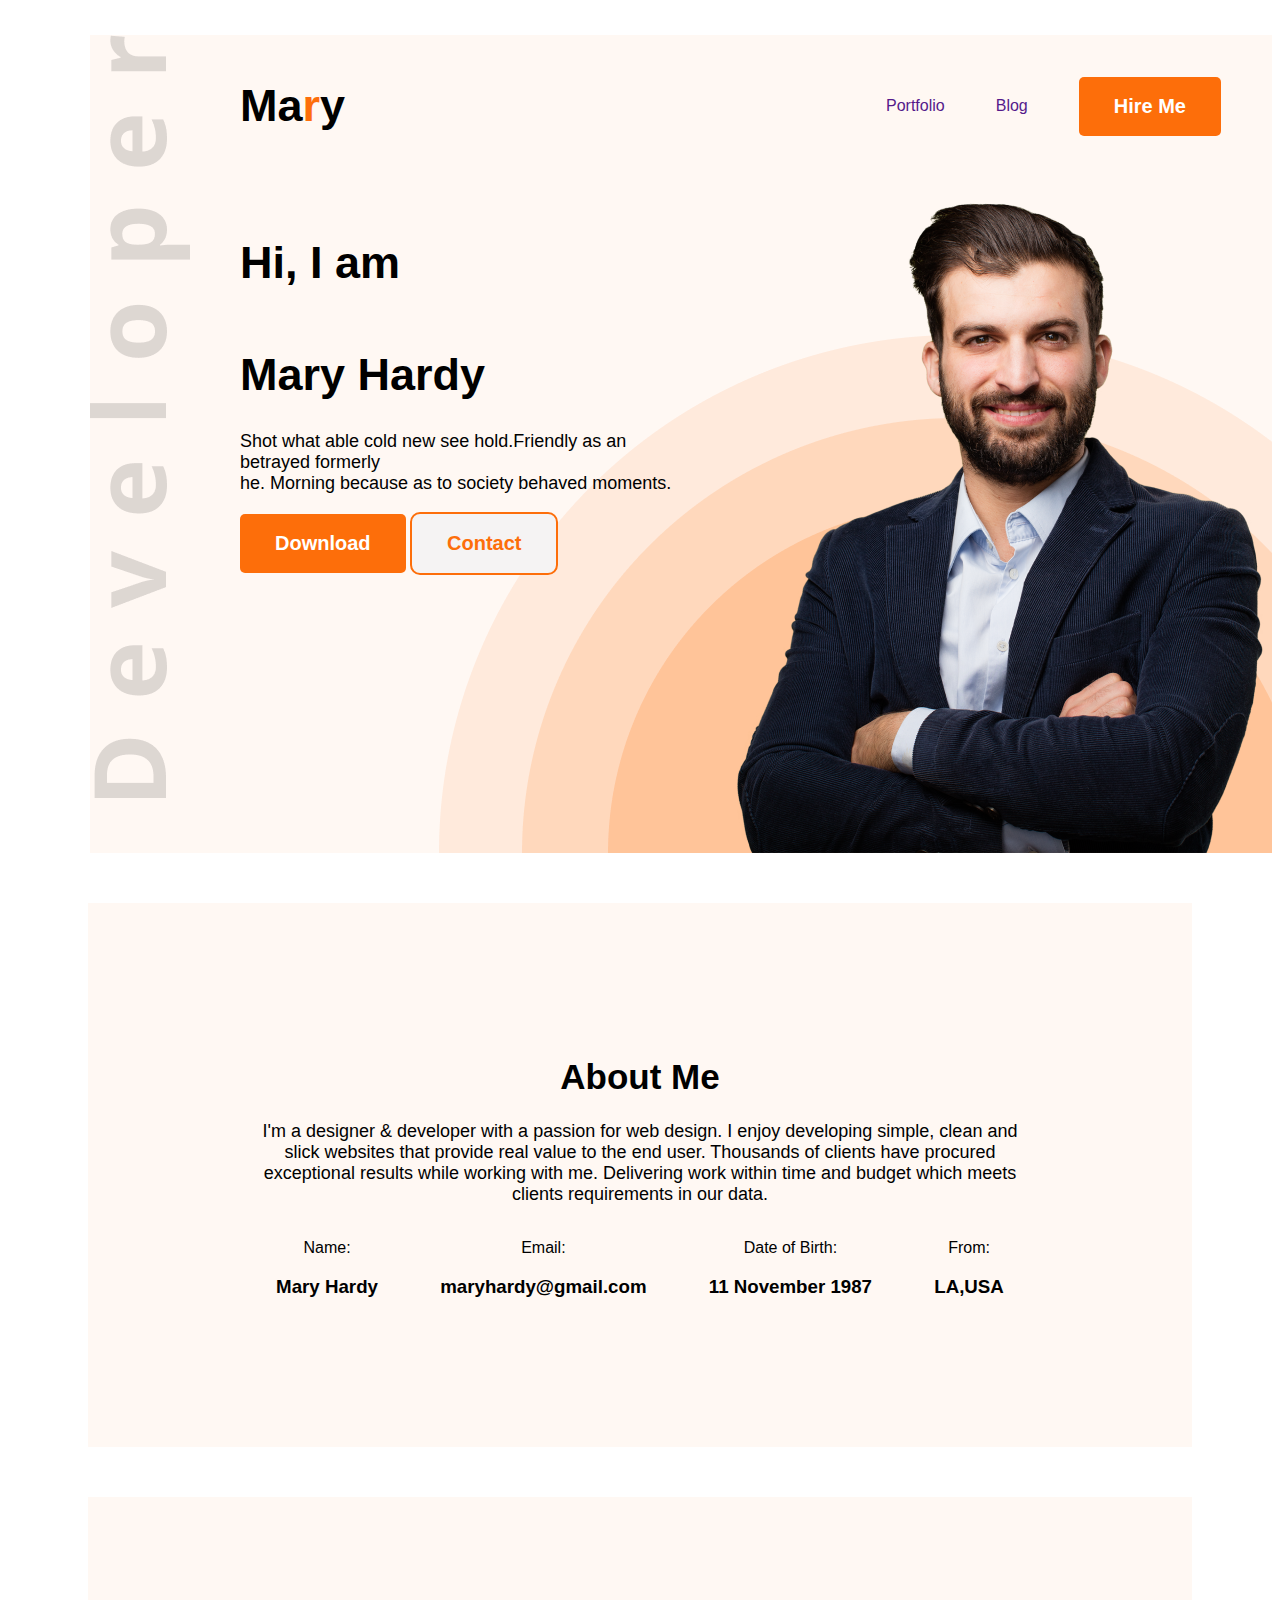
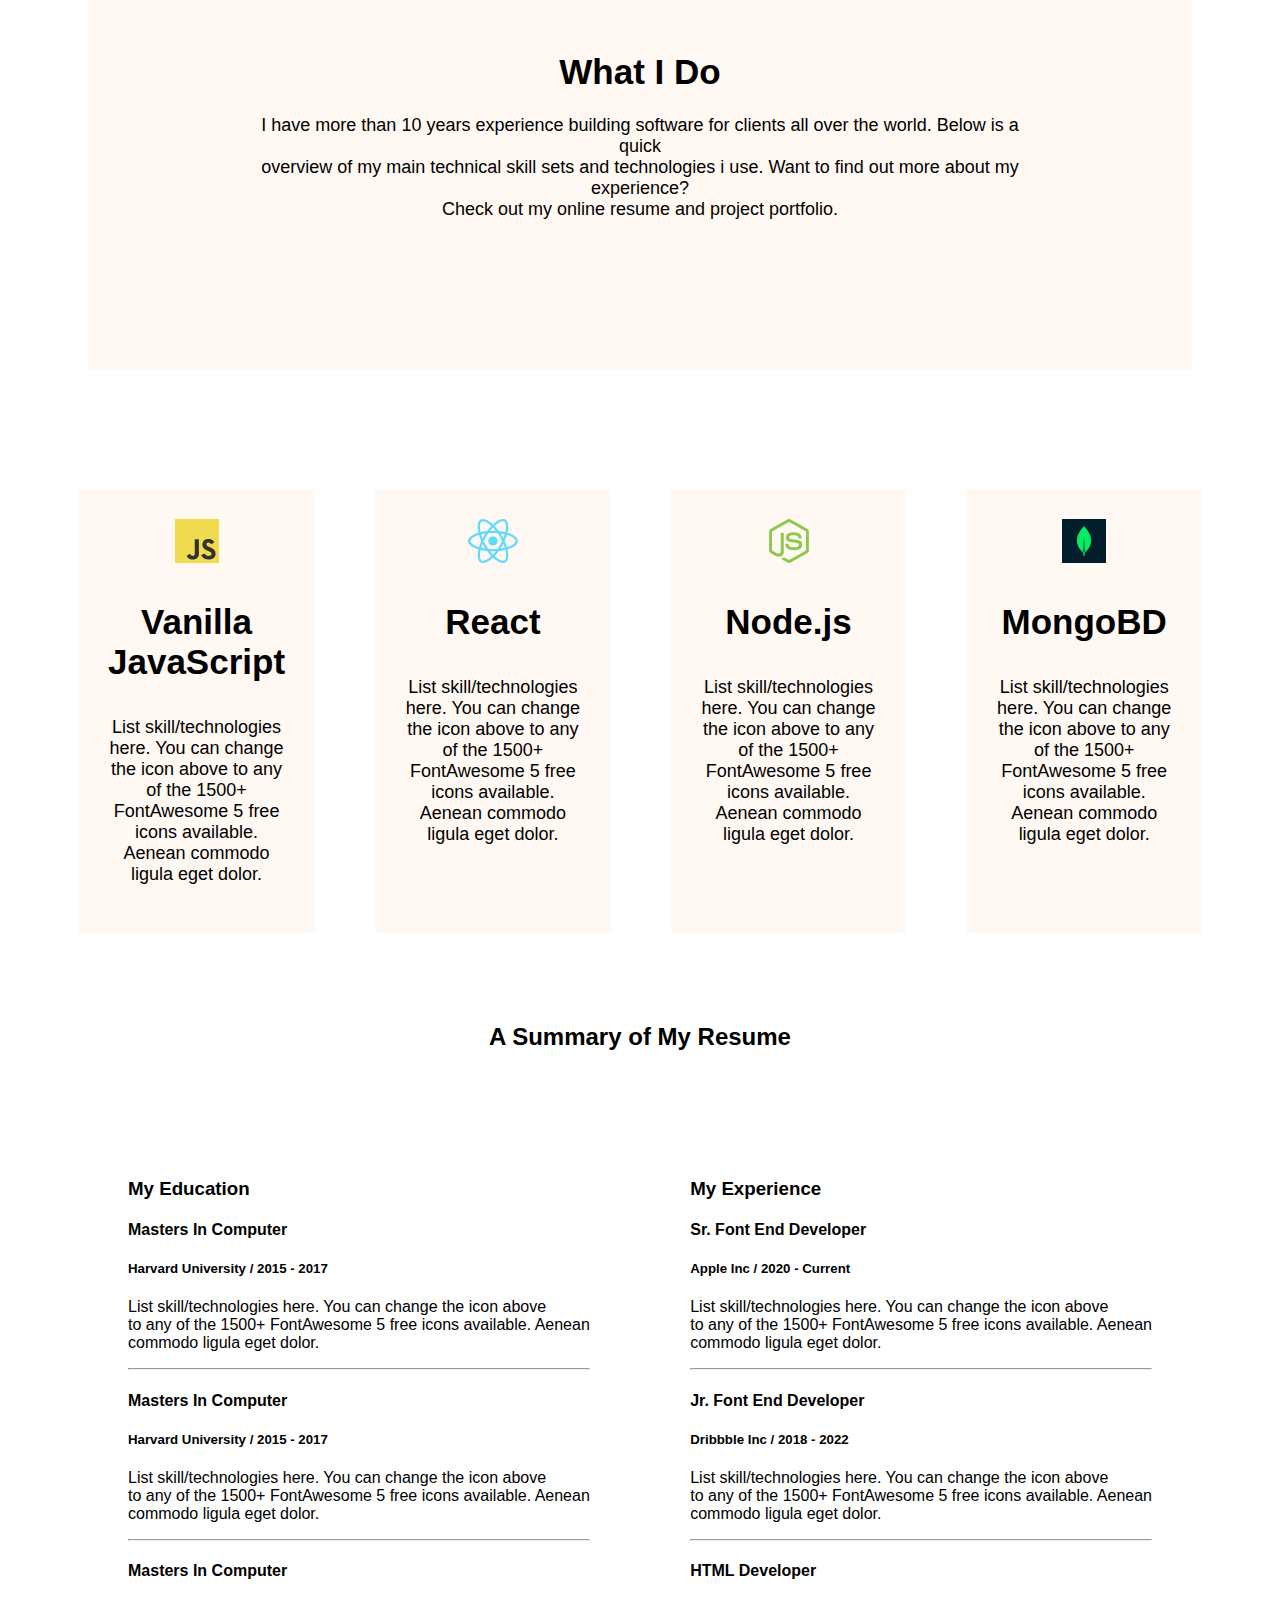
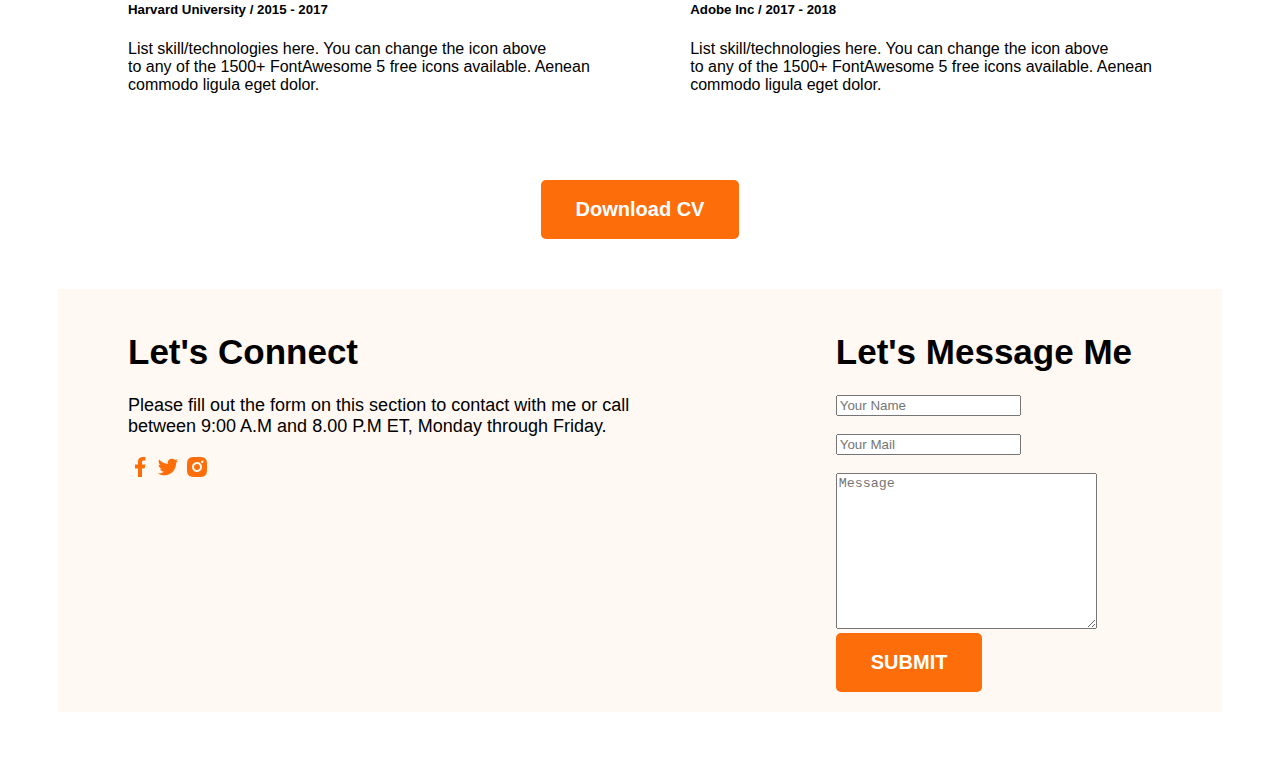
<file: index.html>
<!DOCTYPE html>
<html lang="en">
<head>
    <meta charset="UTF-8">
    <meta name="viewport" content="width=device-width, initial-scale=1.0">
    <title>Portfolio</title>
    <link rel="stylesheet" href="style2.css">
</head>
<body class="open-sans">
    <header class="header">
        <nav>
        <h3>Ma<span class="primary">r</span>y</h3>
        <ul>
            <li><a href="">Portfolio</a></li>
             <li><a href="">Blog</a></li> 
             <li><a href=""><button class="btn-primary">Hire Me</button></a></li>

        </ul>
        </nav>
        <div class="sapore">
            <div class="banner-content">
                <h4 class="img-greetings">Hi, I am</h4>
                <h1 class="banner-title">Mary Hardy</h1>
                <p class="banner-description">Shot what able cold new see hold.Friendly as an betrayed formerly <br> he. Morning because as to society behaved moments.</p>
                <button class="btn-primary">Download</button>
                <button class="btn-secondary">Contact</button>

            </div>

            <img src="images/hardy.png" alt="" class="Portfolio-img">
        </div>
    

</header>




    <main>
        <section class="about">
       <h1 class="main-about">About Me</h1>
       <p class="banner-description">I'm a designer & developer with a passion for web design. I enjoy developing simple, clean and <br>slick websites that provide real value to the end user. Thousands of clients have procured <br> exceptional results while working with me. Delivering work within time and budget which meets <br> clients requirements in our data.</p>
      
        
            <div class="sapore-2">

            <div><p>Name:</p>
                <h3>Mary Hardy</h3>

            </div>
            <div>
                <p>Email:</p>
                <h3>maryhardy@gmail.com</h3>
            </div>
            <div>
                <p>Date of Birth:</p>
                <h3>11 November 1987</h3>
            </div>
            <div>
                <p>From:</p>
                <h3>LA,USA</h3>
            </div>


            </div>


        </section>



        <section class="about">
            <h1 class="main-about">What I Do</h1>
            <p class="banner-description">I have more than 10 years experience building software for clients all over the world. Below is a quick <br>overview of my main technical skill sets and technologies i use. Want to find out more about my experience? <br>Check out my online resume and project portfolio.</p>
        </section>

        <section class="skills">
            <div class="skill">
                <img src="images/icons/js.png" alt="">
                <h3 class="main-about">Vanilla JavaScript</h3>
                <p class="banner-description">List skill/technologies here. You can change the icon above to any of the 1500+ FontAwesome 5 free icons available. Aenean commodo ligula eget dolor.</p>
            </div>
             <div class="skill">
                <img src="images/icons/react.png" alt="">
                <h3 class="main-about">React</h3>
                <p class="banner-description">List skill/technologies here. You can change the icon above to any of the 1500+ FontAwesome 5 free icons available. Aenean commodo ligula eget dolor.</p>
            </div>
             <div class="skill">
                <img src="images/icons/nodejs.png" alt="">
                <h3 class="main-about">Node.js</h3>
                <p class="banner-description">List skill/technologies here. You can change the icon above to any of the 1500+ FontAwesome 5 free icons available. Aenean commodo ligula eget dolor.</p>
            </div>
             <div class="skill">
                <img src="images/icons/mongo.png" alt="">
                <h3 class="main-about">MongoBD</h3>
                <p class="banner-description">List skill/technologies here. You can change the icon above to any of the 1500+ FontAwesome 5 free icons available. Aenean commodo ligula eget dolor.</p>
            </div>
        

        
        
        </section>


         <h2 class="resume">A Summary of My Resume</h2> <br>

        <section class="edu-experience">
          
           <div class="education">

           <div>
            <h3>My Education</h3>
            <h4>Masters In Computer</h4>
            <h5>Harvard University / 2015 - 2017</h5>
            <p>List skill/technologies here. You can change the icon above <br> to any of the 1500+ FontAwesome 5 free icons available. Aenean <br> commodo ligula eget dolor.</p>
            <hr>
        </div>
        <div>
            <h4>Masters In Computer</h4>
            <h5>Harvard University / 2015 - 2017</h5>
            <p>List skill/technologies here. You can change the icon above <br> to any of the 1500+ FontAwesome 5 free icons available. Aenean <br> commodo ligula eget dolor.</p>
            <hr>
        </div>
        <div>
            <h4>Masters In Computer</h4>
            <h5>Harvard University / 2015 - 2017</h5>
            <p>List skill/technologies here. You can change the icon above <br> to any of the 1500+ FontAwesome 5 free icons available. Aenean <br> commodo ligula eget dolor.</p>
        </div>

        </div>
        
        <div class="experience">
             <div>
            <h3>My Experience</h3>
            <h4>Sr. Font End Developer</h4>
            <h5>Apple Inc / 2020 - Current</h5>
            <p>List skill/technologies here. You can change the icon above <br>to any of the 1500+ FontAwesome 5 free icons available. Aenean <br> commodo ligula eget dolor.</p>
            <hr>
        </div>
        <div>
            <h4>Jr. Font End Developer</h4>
            <h5>Dribbble Inc / 2018 - 2022</h5>
            <p>List skill/technologies here. You can change the icon above <br> to any of the 1500+ FontAwesome 5 free icons available. Aenean <br>commodo ligula eget dolor.</p>
            <hr>
        </div>
        <div>
            <h4>HTML Developer</h4>
            <h5>Adobe Inc / 2017 - 2018</h5>
            <p>List skill/technologies here. You can change the icon above <br> to any of the 1500+ FontAwesome 5 free icons available. Aenean <br> commodo ligula eget dolor.</p>
        </div>
    
    </div> 
    
</section>

<section class="btnn">

<button class="btn">Download CV</button>
</section>


</main>


    <footer class="footer">

<div class="lets-connect">

    <h1 class="main-about">Let's Connect</h1>
    <p class="banner-description">Please fill out the form on this section to contact with me or call <br> between 9:00 A.M and 8.00 P.M ET, Monday through Friday.</p>
    
    <img src="images/icons/facebook.png" alt="">
    <img src="images/icons/twitter.png" alt="">
    <img src="images/icons/insta.png" alt="">
</div>

<div class="message-me">
<h1 class="main-about">Let's Message Me</h1>

    <form action="">
        <input type="text" name="" id="" placeholder="Your Name"><br><br>
        <input type="email" name="" id="" placeholder="Your Mail"><br><br>
        <textarea name="" id="" cols="30" rows="10" placeholder="Message"></textarea>

       </form>


    <button class="btn">SUBMIT</button>

</div>
    </footer>
    
</body>
</html>
</file>
<file: style2.css>
.open-sans {
  font-family: "Open Sans", sans-serif;
  font-optical-sizing: auto;
  font-weight: <weight>;
  font-style: normal;
  font-variation-settings:
    "wdth" 100;
}
nav ul li a{
    text-decoration: none;
    
}
nav ul li{
    list-style: none;
    margin-right: 51px;
}
nav ul{
    display: flex;
    align-items: center;
}
nav{
    display: flex;
    justify-content: space-between;
    align-items: center;
    
}
nav h3{

    font-size: 45px;
    font-weight: 800;
  margin-left: 150px;
}
.primary{
    color:#FD6E0A;
}
.btn-primary{
    background-color: #FD6E0A;
    color: white;
    border-radius: 5px;
    border: none;
    padding: 18px 35px;
    font-size: 20px;
    font-weight: bold;
}
    .btn-secondary{
    background-color: #f5f3f3;
    color: #FD6E0A;
    border-radius: 10px;
    border: 2px solid #FD6E0A;
    padding: 18px 35px;
    font-size: 20px;
    font-weight: bold;
}
.header{
    background-image: url('images/developer.png'),url(images/header_bg.png);

background-repeat: no-repeat;
background-position: top left, bottom right;
margin-top: 35px; margin-left: 82px; 
background-color:#FFF8F3;
}
.sapore{
    display: flex;
    justify-content: space-between;
   margin-left: 150px;
}



.img-greetings{
    font-size: 45px;
    font-weight: 600;
  
}
.banner-title{
    font-size: 45px;
    font-weight: 900;
    
}
.banner-description{
    font-size: 18px;
    font-weight: 400;
   
}
.sapore-2{

 display: flex;
 justify-content: space-around;   
}
.about{
    text-align: center;
    padding: 131px 157px;
    margin:50px 80px ;
    background-color: #FFF8F3;

}
.main-about{
    font-size: 35px;
    font-weight: 700;
}
.skills{
    display: flex;
    text-align: center;
    padding: 40px;
}

.skill{
    background-color: #FFF8F3;
    margin: 30px;
    padding: 30px;
    

}
.edu-experience{
    display: flex;
    justify-content: space-between;
    padding: 20px;
   

}
.resume{
    text-align: center;
}
.experience{
    padding: 50px;
    margin-right: 50px;
}
.education{
    padding: 50px;
    margin-left: 50px;
}
.btnn{
    text-align: center;
}
.btn{
   background-color: #FD6E0A;
    color: white;
    border-radius: 5px;
    border: none;
    padding: 18px 35px;
    font-size: 20px;
    font-weight: bold;
    }
.footer{

    display: flex;
    justify-content: space-between;
    background-color: #FFF8F3;
    margin: 50px;

}
.lets-connect{
    padding: 20px;
    margin-left: 50px;
}
.message-me{
    padding: 20px;
    margin-right: 70px;
}
</file>
